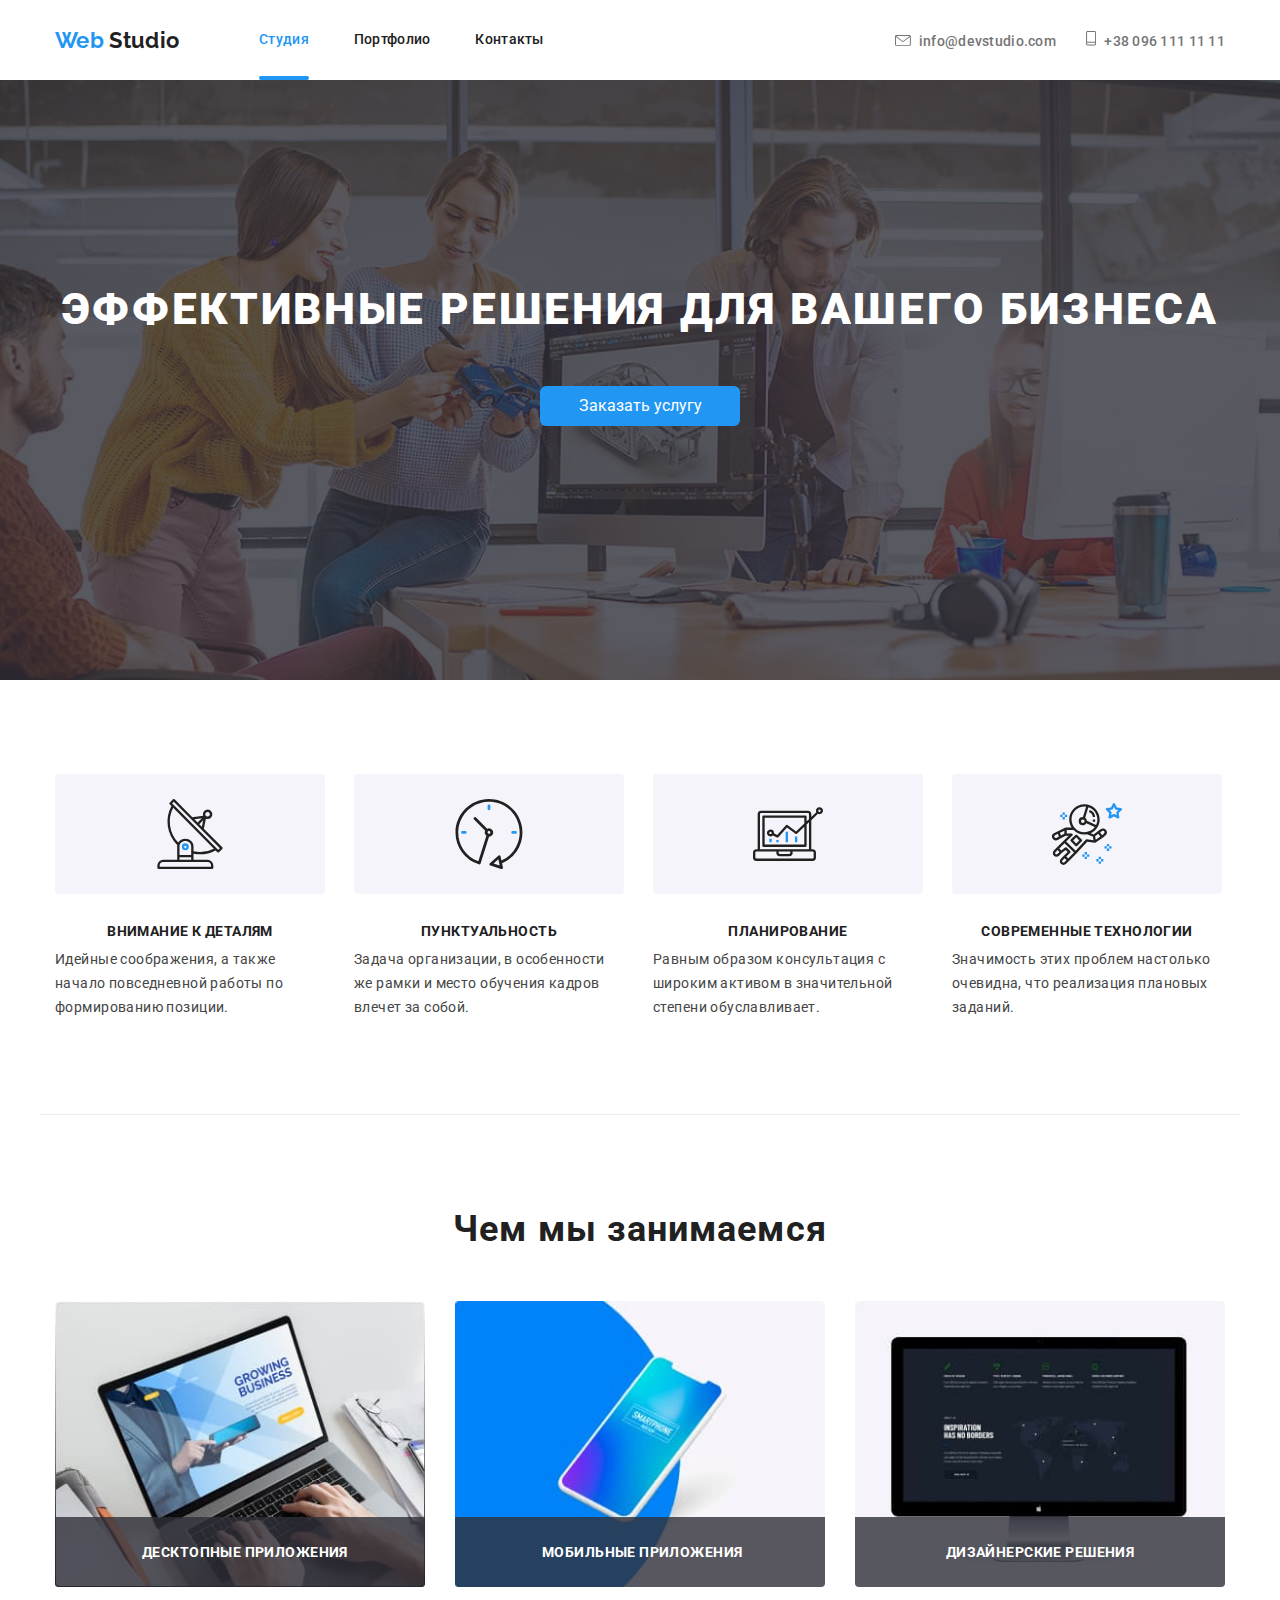
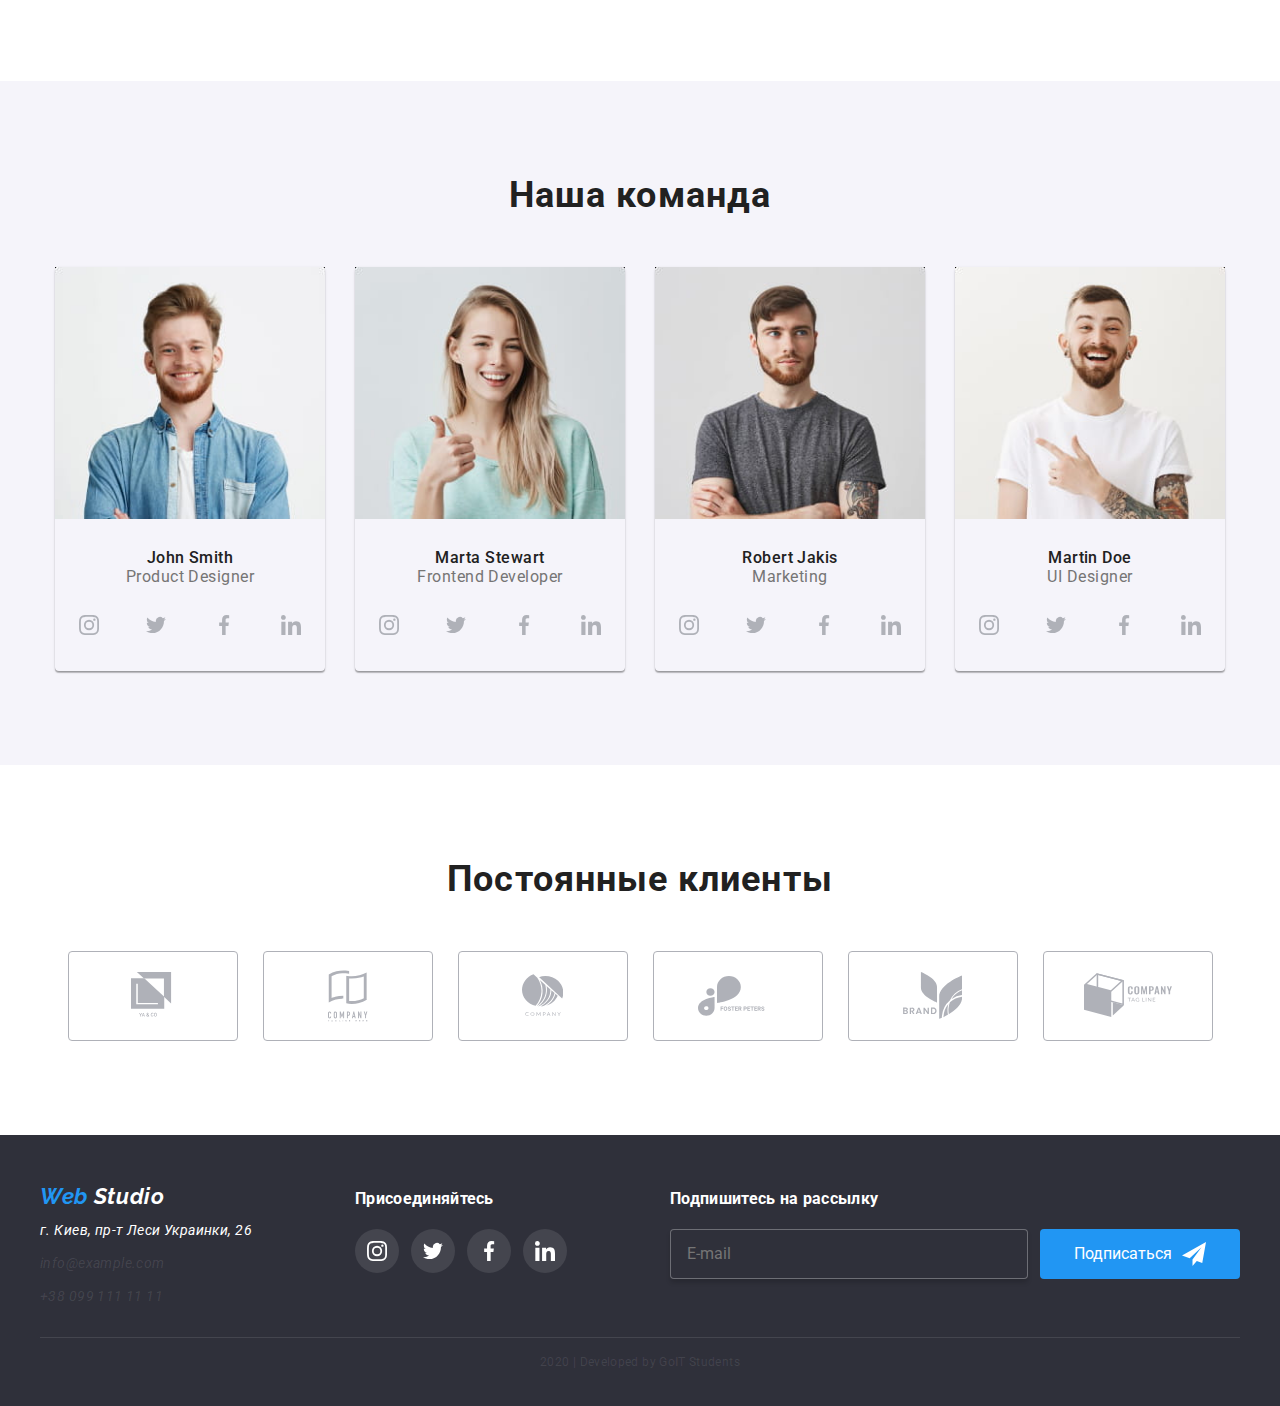
<file: index.html>
<!DOCTYPE html>
<html lang="ru">
  <head>
    <meta charset="UTF-8" />
    <meta name="viewport" content="width=device-width, initial-scale=1.0" />
    <title>Web Studio</title>
    <link
      href="https://fonts.googleapis.com/css2?family=Raleway:wght@700&family=Roboto:ital,wght@0,500;0,700;1,300&display=swap"
      rel="stylesheet"
    />
    <link
      rel="stylesheet"
      href="https://cdnjs.cloudflare.com/ajax/libs/modern-normalize/0.6.0/modern-normalize.min.css"
    />
    <link rel="stylesheet" href="./css/main.min.css" />
  </head>
  <body>
    <header>
      <div class="container">
        <nav>
          <a href="./" class="logo"
            ><span class="logo-accent">Web</span> Studio</a
          >
          <ul class="navigation">
            <li>
              <a href="./" class="current">Студия</a>
            </li>
            <li>
              <a href="./portfolio.html" class="link">Портфолио</a>
            </li>
            <li>
              <a href="" class="link">Контакты</a>
            </li>
          </ul>
          <ul class="contact">
            <li>
              <a href="mailto:info@devstudio.com" class="link mail-link">
                <svg class="header-icon">
                  <use href="./img/sprite.svg#icon-envelope"></use>
                </svg>
                info@devstudio.com</a
              >
            </li>
            <li>
              <a href="tel:+380961111111" class="link telephone-link">
                <svg class="header-icon header-tel">
                  <use href="./img/sprite.svg#icon-vector"></use>
                </svg>
                +38 096 111 11 11</a
              >
            </li>
          </ul>
        </nav>
      </div>
    </header>
    <main>
      <section class="hero-section">
        <h1 class="solutions">эффективные решения для вашего бизнеса</h1>
        <button class="btn" data-modal-open>Заказать услугу</button>
      </section>
      <section class="qualities-section">
        <div class="container">
          <h2 class="quailies-title">Наши качества</h2>
          <ul class="qualities-list">
            <li class="item icon-antenna">
              <h3 class="title">Внимание к деталям</h3>
              <p class="text">
                Идейные соображения, а также начало повседневной работы по
                формированию позиции.
              </p>
            </li>
            <li class="item icon-clock">
              <h3 class="title">Пунктуальность</h3>
              <p class="text">
                Задача организации, в особенности же рамки и место обучения
                кадров влечет за собой.
              </p>
            </li>
            <li class="item icon-diagram">
              <h3 class="title">Планирование</h3>
              <p class="text">
                Равным образом консультация с широким активом в значительной
                степени обуславливает.
              </p>
            </li>
            <li class="item icon-astronaut">
              <h3 class="title">Современные технологии</h3>
              <p class="text">
                Значимость этих проблем настолько очевидна, что реализация
                плановых заданий.
              </p>
            </li>
          </ul>
        </div>
      </section>
      <section class="we-doing-section">
        <div class="container">
          <h2>Чем мы занимаемся</h2>
          <ul class="we-doing-list">
            <li class="item">
              <div class="we-doing-list-img">
                <img src="./img/desktopapp.jpg" alt="" />
                <h3 class="we-doing-list-title">Десктопные приложения</h3>
              </div>
            </li>
            <li class="item">
              <div class="we-doing-list-img">
                <img src="./img/mobileapp.jpg" alt="" />
                <h3 class="we-doing-list-title">Мобильные приложения</h3>
              </div>
            </li>
            <li class="item">
              <div class="we-doing-list-img">
                <img src="./img/designsolutions.jpg" alt="" />
                <h3 class="we-doing-list-title">Дизайнерские решения</h3>
              </div>
            </li>
          </ul>
        </div>
      </section>
      <section class="team-section">
        <div class="container">
          <h2>Наша команда</h2>
          <ul class="team-list">
            <li class="item">
              <img class="portrait" src="./img/johnsmith.jpg" alt="" />
              <h3 class="title">John Smith</h3>
              <p class="proffesion">Product Designer</p>
              <ul class="social-links">
                <li>
                  <a href="" aria-label="Ссылка на Instagram">
                    <svg class="link-icon">
                      <use href="./img/sprite.svg#icon-instagram"></use>
                    </svg>
                  </a>
                </li>
                <li>
                  <a href="" aria-label="Ссылка на Twitter">
                    <svg class="link-icon">
                      <use href="./img/sprite.svg#icon-twitter"></use>
                    </svg>
                  </a>
                </li>
                <li>
                  <a href="" aria-label="Ссылка на Facebook">
                    <svg class="link-icon">
                      <use href="./img/sprite.svg#icon-facebook"></use>
                    </svg>
                  </a>
                </li>
                <li>
                  <a href="" aria-label="Ссылка на LinkedIn">
                    <svg class="link-icon">
                      <use href="./img/sprite.svg#icon-linkedin"></use>
                    </svg>
                  </a>
                </li>
              </ul>
            </li>
            <li class="item">
              <img class="portrait" src="./img/martastewart.jpg" alt="" />
              <h3 class="title">Marta Stewart</h3>
              <p class="proffesion">Frontend Developer</p>
              <ul class="social-links">
                <li>
                  <a href="" aria-label="Ссылка на Instagram">
                    <svg class="link-icon">
                      <use href="./img/sprite.svg#icon-instagram"></use>
                    </svg>
                  </a>
                </li>
                <li>
                  <a href="" aria-label="Ссылка на Twitter">
                    <svg class="link-icon">
                      <use href="./img/sprite.svg#icon-twitter"></use>
                    </svg>
                  </a>
                </li>
                <li>
                  <a href="" aria-label="Ссылка на Facebook">
                    <svg class="link-icon">
                      <use href="./img/sprite.svg#icon-facebook"></use>
                    </svg>
                  </a>
                </li>
                <li>
                  <a href="" aria-label="Ссылка на LinkedIn">
                    <svg class="link-icon">
                      <use href="./img/sprite.svg#icon-linkedin"></use>
                    </svg>
                  </a>
                </li>
              </ul>
            </li>
            <li class="item">
              <img class="portrait" src="./img/robertjakis.jpg" alt="" />
              <h3 class="title">Robert Jakis</h3>
              <p class="proffesion">Marketing</p>
              <ul class="social-links">
                <li>
                  <a href="" aria-label="Ссылка на Instagram">
                    <svg class="link-icon">
                      <use href="./img/sprite.svg#icon-instagram"></use>
                    </svg>
                  </a>
                </li>
                <li>
                  <a href="" aria-label="Ссылка на Twitter">
                    <svg class="link-icon">
                      <use href="./img/sprite.svg#icon-twitter"></use>
                    </svg>
                  </a>
                </li>
                <li>
                  <a href="" aria-label="Ссылка на Facebook">
                    <svg class="link-icon">
                      <use href="./img/sprite.svg#icon-facebook"></use>
                    </svg>
                  </a>
                </li>
                <li>
                  <a href="" aria-label="Ссылка на LinkedIn">
                    <svg class="link-icon">
                      <use href="./img/sprite.svg#icon-linkedin"></use>
                    </svg>
                  </a>
                </li>
              </ul>
            </li>
            <li class="item">
              <img class="portrait" src="./img/martindoe.jpg" alt="" />
              <h3 class="title">Martin Doe</h3>
              <p class="proffesion">UI Designer</p>
              <ul class="social-links">
                <li>
                  <a href="" aria-label="Ссылка на Instagram">
                    <svg class="link-icon">
                      <use href="./img/sprite.svg#icon-instagram"></use>
                    </svg>
                  </a>
                </li>
                <li>
                  <a href="" aria-label="Ссылка на Twitter">
                    <svg class="link-icon">
                      <use href="./img/sprite.svg#icon-twitter"></use>
                    </svg>
                  </a>
                </li>
                <li>
                  <a href="" aria-label="Ссылка на Facebook">
                    <svg class="link-icon">
                      <use href="./img/sprite.svg#icon-facebook"></use>
                    </svg>
                  </a>
                </li>
                <li>
                  <a href="" aria-label="Ссылка на LinkedIn">
                    <svg class="link-icon">
                      <use href="./img/sprite.svg#icon-linkedin"></use>
                    </svg>
                  </a>
                </li>
              </ul>
            </li>
          </ul>
        </div>
      </section>
      <section class="clients-section">
        <div class="container">
          <h2>Постоянные клиенты</h2>
          <ul class="cliets-list">
            <li>
              <a href="" class="link" aria-label="Ссылка на Client1">
                <svg class="client-icon" width="44px" height="49px">
                  <use href="./img/sprite.svg#icon-client1"></use>
                </svg>
              </a>
            </li>
            <li>
              <a href="" class="link" aria-label="Ссылка на Client2">
                <svg class="client-icon" width="40px" height="52px">
                  <use href="./img/sprite.svg#icon-client2"></use>
                </svg>
              </a>
            </li>
            <li>
              <a href="" class="link" aria-label="Ссылка на Client3">
                <svg class="client-icon" width="41px" height="43px">
                  <use href="./img/sprite.svg#icon-client3"></use>
                </svg>
              </a>
            </li>
            <li>
              <a href="" class="link" aria-label="Ссылка на Client4">
                <svg class="client-icon" width="80px" height="42px">
                  <use href="./img/sprite.svg#icon-client4"></use>
                </svg>
              </a>
            </li>
            <li>
              <a href="" class="link" aria-label="Ссылка на Client5">
                <svg class="client-icon" width="59px" height="47px">
                  <use href="./img/sprite.svg#icon-client5"></use>
                </svg>
              </a>
            </li>
            <li>
              <a href="" class="link" aria-label="Ссылка на Client6">
                <svg class="client-icon" width="88px" height="45px">
                  <use href="./img/sprite.svg#icon-client6"></use>
                </svg>
              </a>
            </li>
          </ul>
        </div>
      </section>
    </main>
    <footer class="footer">
      <div class="footer-container">
        <address class="footer-adress">
          <a href="./" class="logo"
            ><span class="logo-accent">Web</span> Studio</a
          >
          <p class="street">г. Киев, пр-т Леси Украинки, 26</p>
          <a href="mailto:info@example.com" class="link">info@example.com</a>
          <br />
          <a href="tel:+380991111111" class="tel-link">+38 099 111 11 11</a>
        </address>
        <div class="connect">
          <b>Присоединяйтесь</b>
          <ul class="footer-connect">
            <li>
              <a href="" class="link" aria-label="Ссылка на Instagram"
                ><svg class="footer-link-icon">
                  <use href="./img/sprite.svg#icon-instagram"></use>
                </svg>
              </a>
            </li>
            <li>
              <a href="" class="link" aria-label="Ссылка на Twitter"
                ><svg class="footer-link-icon">
                  <use href="./img/sprite.svg#icon-twitter"></use>
                </svg>
              </a>
            </li>
            <li>
              <a href="" class="link" aria-label="Ссылка на Facebook"
                ><svg class="footer-link-icon">
                  <use href="./img/sprite.svg#icon-facebook"></use>
                </svg>
              </a>
            </li>
            <li>
              <a href="" class="link" aria-label="Ссылка на LinkedIn"
                ><svg class="footer-link-icon">
                  <use href="./img/sprite.svg#icon-linkedin"></use>
                </svg>
              </a>
            </li>
          </ul>
        </div>
        <div>
          <form action="" class="subscribe" autocomplete="off">
            <label for="mail" class="mail-label"
              ><b>Подпишитесь на рассылку</b></label
            >
            <div class="subscribe-form">
              <input
                class="mail-input"
                type="email"
                name="mail"
                id="mail"
                placeholder="E-mail"
              />
              <button class="mail-button" type="submit">
                Подписаться
                <svg class="modal-icon-subscribe">
                  <use href="./img/sprite.svg#icon-subscribe"></use>
                </svg>
              </button>
            </div>
          </form>
        </div>
      </div>
      <p class="copyright">2020 | Developed by GoIT Students</p>
    </footer>
    <div class="backdrop is-hidden" data-modal>
      <div class="modal">
        <button class="modal-close-button" data-modal-close>
          <svg class="modal-icon-close">
            <use href="./img/sprite.svg#icon-close"></use>
          </svg>
        </button>
        <form action="" class="modal-form" autocomplete="off">
          <div class="modal-title">
            <label for="name">Оставьте свои данные, мы вам перезвоним</label>
          </div>
          <div class="modal-field">
            <input
              class="modal-input"
              type="text"
              name="name"
              id="name"
              placeholder=" "
            />
            <label class="modal-label" for="name">Имя</label>
            <span class="modal-icon">
              <svg class="modal-icon-name">
                <use href="./img/sprite.svg#icon-name"></use>
              </svg>
            </span>
          </div>
          <div class="modal-field">
            <input
              class="modal-input"
              type="tel"
              name="tel"
              id="tel"
              placeholder=" "
            />
            <label class="modal-label" for="tel">Телефон</label>
            <span class="modal-icon">
              <svg class="modal-icon-phone">
                <use href="./img/sprite.svg#icon-phone"></use>
              </svg>
            </span>
          </div>
          <div class="modal-field">
            <input
              class="modal-input"
              type="email"
              name="mail"
              id="mail"
              placeholder=" "
            />
            <label class="modal-label" for="mail">Почта</label>
            <span class="modal-icon">
              <svg class="modal-icon-mail">
                <use href="./img/sprite.svg#icon-mail"></use>
              </svg>
            </span>
          </div>
          <div class="modal-comment-field modal-comment">
            <textarea
              class="textarea-input"
              name="textarea"
              id="textarea"
              placeholder=" "
            ></textarea>
            <label class="modal-label comment-label" for="textarea"
              >Комментарий</label
            >
          </div>
          <div>
            <label class="modal-policy-label">
              <input
                class="modal-checkbox"
                type="checkbox"
                name="policy"
                id="policy"
              />
              <span class="modal-checkbox-icon"> </span>
              Соглашаюсь с рассылкой и Принимаю Условия договора</label
            >
          </div>
          <div class="modal-submit-button">
            <button class="modal-submit" type="submit">Отправить</button>
          </div>
        </form>
      </div>
    </div>

    <script>
      (() => {
        document.querySelector(".subscribe").addEventListener("submit", (e) => {
          e.preventDefault();

          new FormData(e.currentTarget).forEach((value, name) =>
            console.log(`${name}: ${value}`)
          );
        });
      })();
    </script>

    <script src="./js/modal.js"></script>
  </body>
</html>
</file>
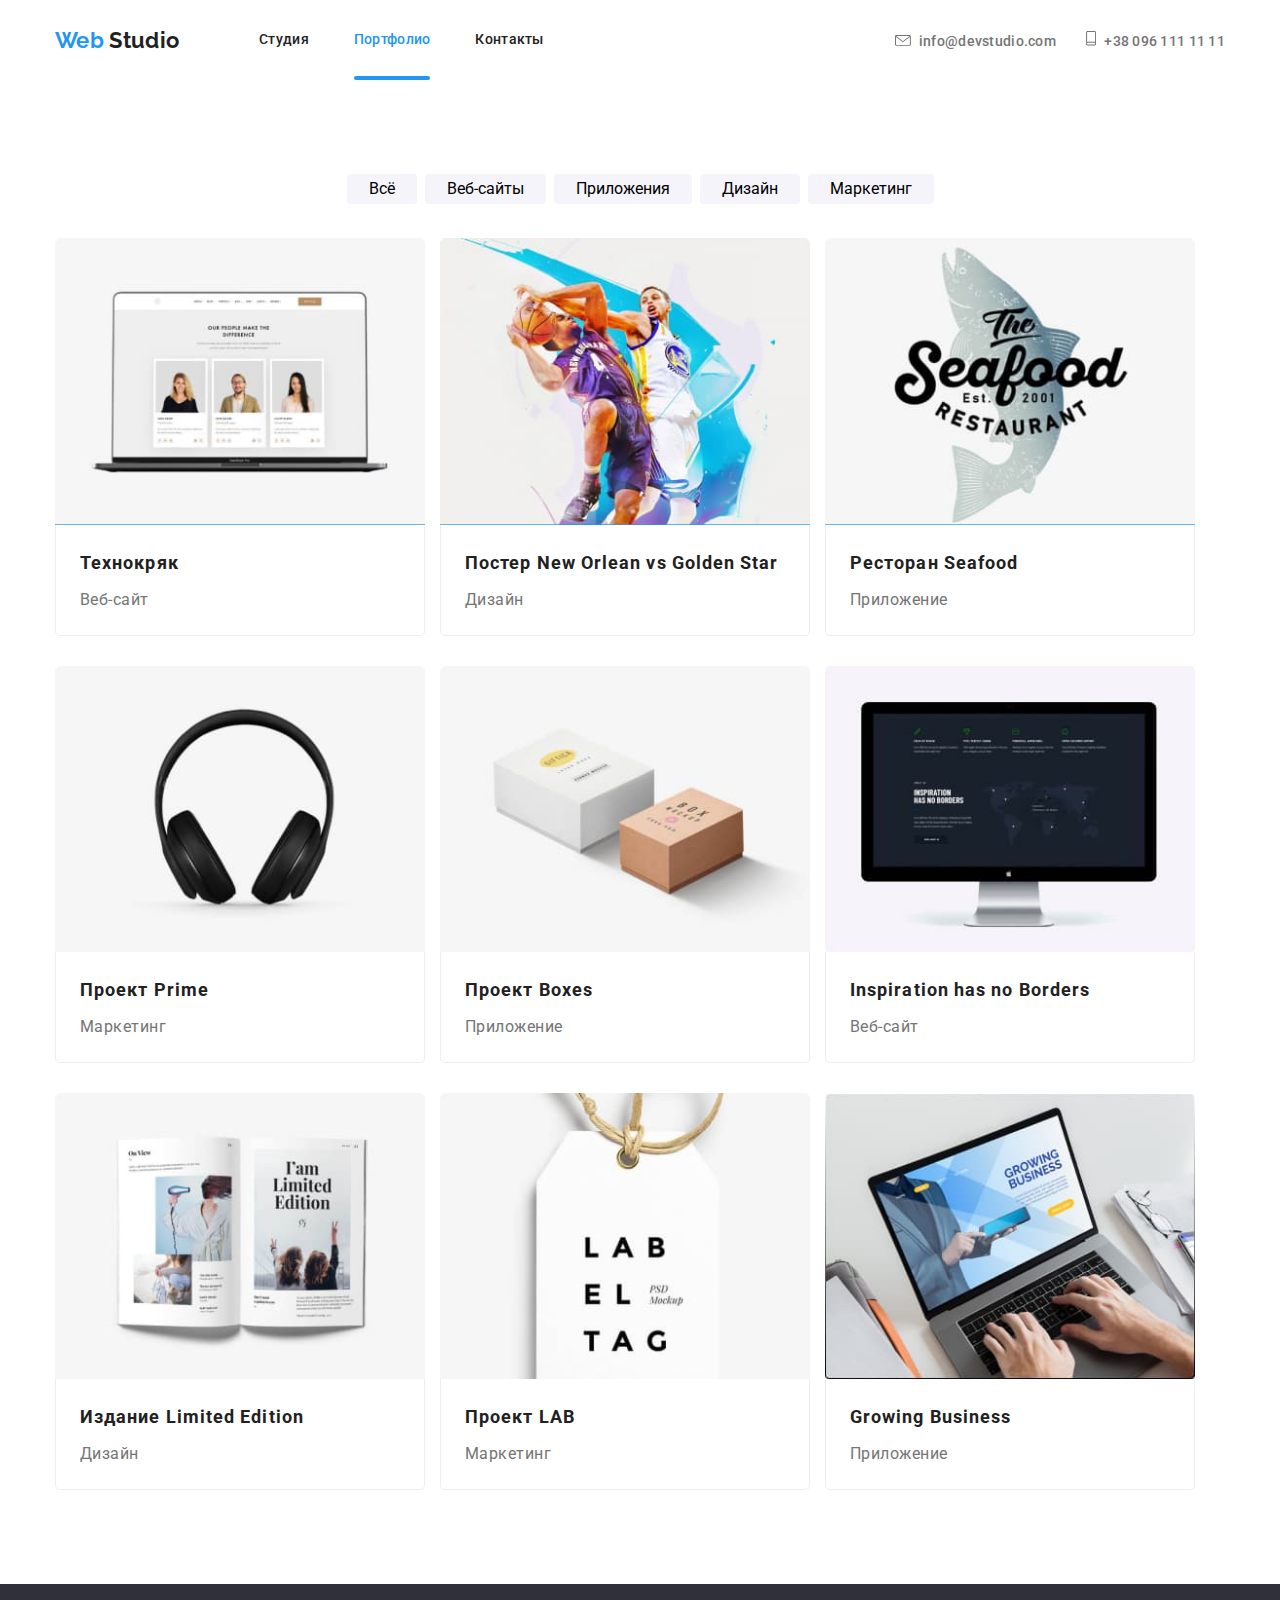
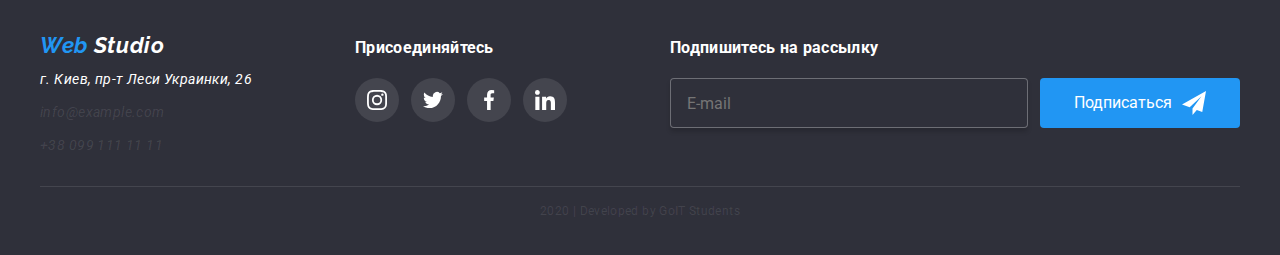
<file: portfolio.html>
<!DOCTYPE html>
<html lang="en">
  <head>
    <meta charset="UTF-8" />
    <meta name="viewport" content="width=device-width, initial-scale=1.0" />
    <title>Portfolio</title>
    <link
      href="https://fonts.googleapis.com/css2?family=Raleway:wght@700&family=Roboto:ital,wght@0,500;0,700;1,300&display=swap"
      rel="stylesheet"
    />
    <link
      rel="stylesheet"
      href="https://cdnjs.cloudflare.com/ajax/libs/modern-normalize/0.6.0/modern-normalize.min.css"
    />
    <link rel="stylesheet" href="css/main.min.css" />
  </head>

  <body>
    <header>
      <div class="container">
        <nav>
          <a href="./" class="logo"><span class="logo-accent">Web</span> Studio</a>
          <ul class="navigation">
            <li>
              <a href="./" class="link">Студия</a>
            </li>
            <li>
              <a href="./portfolio.html" class="current">Портфолио</a>
            </li>
            <li>
              <a href="" class="link">Контакты</a>
            </li>
          </ul>
          <ul class="contact">
            <li>
              <a href="mailto:info@devstudio.com" class="link mail-link">
                <svg class="header-icon">
                  <use href="./img/sprite.svg#icon-envelope"></use>
                </svg>
                info@devstudio.com</a>
            </li>
            <li>
              <a href="tel:+380961111111" class="link telephone-link">
                <svg class="header-icon header-tel">
                  <use href="./img/sprite.svg#icon-vector"></use>
                </svg>
                +38 096 111 11 11</a>
            </li>
          </ul>
        </nav>
      </div>
    </header>
    <main>
      <section class="portfolio-section">
        <div class="container">
          <ul class="buttons">
            <li class="item"><button class="button">Всё</button></li>
            <li class="item"><button class="button">Веб-сайты</button></li>
            <li class="item"><button class="button">Приложения</button></li>
            <li class="item"><button class="button">Дизайн</button></li>
            <li class="item"><button class="button">Маркетинг</button></li>
          </ul>          
            <div class="portfolio-container">
              <ul class="portfolio-list">
                <li>
                  <a class="portfolio-link" href="">
                    <div>
                      <div class="potfolio-text-pos">
                        <img src="./img/portfolio1.jpg" alt="" />
                        <p class="text">
                          Технокряк это современная площадка распространения
                          коронавируса. Компании используют эту платформу для
                          цифрового шпионажа и атак на защищённые сервера
                          конкурентов.
                        </p>
                      </div>
                    
                    <div class="card-content">
                    <h3 class="title">Технокряк</h3>
                    <p class="type">Веб-сайт</p>
                    
                    </div>
                    </div>
                  </a>
                </li>
                <li>
                  <a class="portfolio-link" href="">
                    <div class="potfolio-text-pos">
                      <img src="./img/portfolio2.jpg" alt="" />
                      <p class="text">
                        Технокряк это современная площадка распространения
                        коронавируса. Компании используют эту платформу для
                        цифрового шпионажа и атак на защищённые сервера
                        конкурентов.
                      </p>
                    </div>
                    <div class="card-content">
                    <h3 class="title">
                      Постер New Orlean vs Golden Star
                    </h3>
                    <p class="type">Дизайн</p>
                    
                    </div>
                  </a>
                </li>
                <li>
                  <a class="portfolio-link" href="">
                    <div class="potfolio-text-pos">
                      <img src="./img/portfolio3.jpg" alt="" />
                      <p class="text">
                        Технокряк это современная площадка распространения
                        коронавируса. Компании используют эту платформу для
                        цифрового шпионажа и атак на защищённые сервера
                        конкурентов.
                      </p>
                    </div>
                    <div class="card-content">
                    <h3 class="title">Ресторан Seafood</h3>
                    <p class="type">Приложение</p>
                    
                    </div>
                  </a>
                </li>
                <li>
                  <a class="portfolio-link" href="">
                    <div class="potfolio-text-pos">
                      <img src="./img/portfolio4.jpg" alt="" />
                      <p class="text">
                        Технокряк это современная площадка распространения
                        коронавируса. Компании используют эту платформу для
                        цифрового шпионажа и атак на защищённые сервера
                        конкурентов.
                      </p>
                    </div>
                    <div class="card-content">
                    <h3 class="title">Проект Prime</h3>
                    <p class="type">Маркетинг</p>
                    
                    </div>
                  </a>
                </li>
                <li>
                  <a class="portfolio-link" href="">
                    <div class="potfolio-text-pos">
                      <img src="./img/portfolio5.jpg" alt="" />
                      <p class="text">
                        Технокряк это современная площадка распространения
                        коронавируса. Компании используют эту платформу для
                        цифрового шпионажа и атак на защищённые сервера
                        конкурентов.
                      </p>
                    </div>
                    <div class="card-content">
                    <h3 class="title">Проект Boxes</h3>
                    <p class="type">Приложение</p>
                    
                    </div>
                  </a>
                </li>
                <li>
                  <a class="portfolio-link" href="">
                    <div class="potfolio-text-pos">
                      <img src="./img/designsolutions.jpg" alt="" />
                      <p class="text">
                        Технокряк это современная площадка распространения
                        коронавируса. Компании используют эту платформу для
                        цифрового шпионажа и атак на защищённые сервера
                        конкурентов.
                      </p>
                    </div>
                    <div class="card-content">
                    <h3 class="title">Inspiration has no Borders</h3>
                    <p class="type">Веб-сайт</p>
                    
                    </div>
                  </a>
                </li>
                <li>
                  <a class="portfolio-link" href="">
                    <div class="potfolio-text-pos">
                      <img src="./img/portfolio7.jpg" alt="" />
                      <p class="text">
                        Технокряк это современная площадка распространения
                        коронавируса. Компании используют эту платформу для
                        цифрового шпионажа и атак на защищённые сервера
                        конкурентов.
                      </p>
                    </div>
                    <div class="card-content">
                    <h3 class="title">Издание Limited Edition</h3>
                    <p class="type">Дизайн</p>
                    
                    </div>
                  </a>
                </li>
                <li>
                  <a class="portfolio-link" href="">
                    <div class="potfolio-text-pos">
                      <img src="./img/portfolio8.jpg" alt="" />
                      <p class="text">
                        Технокряк это современная площадка распространения
                        коронавируса. Компании используют эту платформу для
                        цифрового шпионажа и атак на защищённые сервера
                        конкурентов.
                      </p>
                    </div>
                    <div class="card-content">
                      <h3 class="title">Проект LAB</h3>
                      <p class="type">Маркетинг</p>
                                      
                      </div>
                  </a>
                </li>
                <li>
                  <a class="portfolio-link" href="">
                    <div class="potfolio-text-pos">
                      <img src="./img/desktopapp.jpg" alt="" />
                      <p class="text">
                        Технокряк это современная площадка распространения
                        коронавируса. Компании используют эту платформу для
                        цифрового шпионажа и атак на защищённые сервера
                        конкурентов.
                      </p>
                    </div>
                    
                    <div class="card-content">
                    <h3 class="title">Growing Business</h3>
                    <p class="type">Приложение</p>
                   
                    </div>
                  </a>
                </li>
              </ul>
            </div>          
        </div>
      </section class="section">
    </main>
  <footer class="footer">
    <div class="footer-container">
      <address class="footer-adress">
        <a href="./" class="logo"><span class="logo-accent">Web</span> Studio</a>
        <p class="street">г. Киев, пр-т Леси Украинки, 26</p>
        <a href="mailto:info@example.com" class="link">info@example.com</a>
        <br />
        <a href="tel:+380991111111" class="tel-link">+38 099 111 11 11</a>
      </address>
      <div class="connect">
        <b>Присоединяйтесь</b>
        <ul class="footer-connect">
          <li>
            <a href="" class="link" aria-label="Ссылка на Instagram"><svg class="footer-link-icon">
                <use href="./img/sprite.svg#icon-instagram"></use>
              </svg>
            </a>
          </li>
          <li>
            <a href="" class="link" aria-label="Ссылка на Twitter"><svg class="footer-link-icon">
                <use href="./img/sprite.svg#icon-twitter"></use>
              </svg>
            </a>
          </li>
          <li>
            <a href="" class="link" aria-label="Ссылка на Facebook"><svg class="footer-link-icon">
                <use href="./img/sprite.svg#icon-facebook"></use>
              </svg>
            </a>
          </li>
          <li>
            <a href="" class="link" aria-label="Ссылка на LinkedIn"><svg class="footer-link-icon">
                <use href="./img/sprite.svg#icon-linkedin"></use>
              </svg>
            </a>
          </li>
        </ul>
      </div>
      <div>
        <form action="" class="subscribe">
          <label for="mail" class="mail-label"><b>Подпишитесь на рассылку</b></label>
          <div class="subscribe-form">
            <input class="mail-input" type="email" name="mail" id="mail" placeholder="E-mail" />
            <button class="mail-button" type="submit">
              Подписаться
              <svg class="modal-icon-subscribe">
                <use href="./img/sprite.svg#icon-subscribe"></use>
              </svg>
            </button>
          </div>
        </form>
      </div>
    </div>
    <p class="copyright">2020 | Developed by GoIT Students</p>
  </footer>
  </body>
  
  </html>
</file>
<file: css/main.min.css>
/*! modern-normalize v0.6.0 | MIT License | https://github.com/sindresorhus/modern-normalize */*,*::before,*::after{-webkit-box-sizing:border-box;box-sizing:border-box}:root{-moz-tab-size:4;-o-tab-size:4;tab-size:4}html{line-height:1.15;-webkit-text-size-adjust:100%}body{margin:0}body{font-family:system-ui,-apple-system,"Segoe UI",Roboto,Helvetica,Arial,sans-serif,"Apple Color Emoji","Segoe UI Emoji"}hr{height:0}abbr[title]{-webkit-text-decoration:underline dotted;text-decoration:underline dotted}b,strong{font-weight:bolder}code,kbd,samp,pre{font-family:SFMono-Regular, Consolas, "Liberation Mono", Menlo, monospace;font-size:1em}small{font-size:80%}sub,sup{font-size:75%;line-height:0;position:relative;vertical-align:baseline}sub{bottom:-0.25em}sup{top:-0.5em}button,input,optgroup,select,textarea{font-family:inherit;font-size:100%;line-height:1.15;margin:0}button,select{text-transform:none}button,[type="button"],[type="reset"],[type="submit"]{-webkit-appearance:button}button::-moz-focus-inner,[type="button"]::-moz-focus-inner,[type="reset"]::-moz-focus-inner,[type="submit"]::-moz-focus-inner{border-style:none;padding:0}button:-moz-focusring,[type="button"]:-moz-focusring,[type="reset"]:-moz-focusring,[type="submit"]:-moz-focusring{outline:1px dotted ButtonText}fieldset{padding:0.35em 0.75em 0.625em}legend{padding:0}progress{vertical-align:baseline}[type="number"]::-webkit-inner-spin-button,[type="number"]::-webkit-outer-spin-button{height:auto}[type="search"]{-webkit-appearance:textfield;outline-offset:-2px}[type="search"]::-webkit-search-decoration{-webkit-appearance:none}::-webkit-file-upload-button{-webkit-appearance:button;font:inherit}summary{display:list-item}body{color:#212121;background-color:#fff;font-family:"Roboto",sans-serif;letter-spacing:0.02em}ul{list-style:none;padding:0;margin-top:0;margin-bottom:0}a{color:inherit;text-decoration:none}h2{font-weight:700;font-size:36px;line-height:1.16;text-align:center;letter-spacing:0.03em;margin-top:0;margin-bottom:50px}h3{font-weight:700;font-size:36px;line-height:1.16;text-align:center;letter-spacing:0.03em;margin-top:0;margin-bottom:0}h3 .title{margin-top:0;margin-bottom:10px}img{display:block;max-width:100%;height:auto}.buttons{font-weight:500;font-size:16px;line-height:1.62;text-align:center;letter-spacing:0.03em;display:-webkit-box;display:-ms-flexbox;display:flex;-webkit-box-pack:center;-ms-flex-pack:center;justify-content:center;margin-bottom:34px}.buttons .item+.item{margin-left:8px}.btn{color:#fff;display:inline-block;padding:10px 32px;min-width:200px;background-color:#2196f3;border-radius:6px;text-align:center;border:1px solid transparent;-webkit-transition:all 250ms cubic-bezier(0.4, 0, 0.2, 1);transition:all 250ms cubic-bezier(0.4, 0, 0.2, 1)}.btn:hover,.btn:focus{border-color:#2196f3;color:#2196f3;background-color:#fff}.text{margin-top:0;margin-bottom:0}.street{margin-top:0;margin-bottom:0}.tel-link{display:inline-block}.header-tel{width:10px;height:15px}.subscribe{width:570px;height:86px}.subscribe-form{display:-webkit-box;display:-ms-flexbox;display:flex;-webkit-box-pack:justify;-ms-flex-pack:justify;justify-content:space-between}.backdrop{position:fixed;top:0;left:0;width:100%;height:100%;background:rgba(0,0,0,0.2);-webkit-transition:all 250ms cubic-bezier(0.4, 0, 0.2, 1);transition:all 250ms cubic-bezier(0.4, 0, 0.2, 1)}.backdrop.is-hidden{opacity:0;-webkit-transform:scale(2);transform:scale(2);pointer-events:none}.portfolio-section{padding-top:94px;padding-bottom:94px}.we-doing-section{padding-top:94px;padding-bottom:94px}.clients-section{padding-top:94px;padding-bottom:94px}.qualities-section{padding-top:94px}.team-section{background:#f5f4fa;padding-top:94px}.navigation{display:-webkit-box;display:-ms-flexbox;display:flex;font-weight:500;font-size:14px;line-height:1.14;letter-spacing:0.02em;margin-left:80px}.navigation li+li{margin-left:45px}.proffesion{margin-bottom:16px}.contact{display:-webkit-box;display:-ms-flexbox;display:flex;font-weight:500;font-size:14px;line-height:1.14;letter-spacing:0.02em;margin-left:auto;-webkit-box-align:baseline;-ms-flex-align:baseline;align-items:baseline}.contact li+li{margin-left:30px}.contact a{color:#757575;-webkit-transition:all 250ms cubic-bezier(0.4, 0, 0.2, 1);transition:all 250ms cubic-bezier(0.4, 0, 0.2, 1)}.contact a:hover{color:#2196f3}.current{color:#2196f3;display:block;position:relative;padding-top:32px;padding-bottom:32px}.current::after{content:"";display:block;position:absolute;width:100%;height:4px;left:0;bottom:0;background-color:#2196f3;border-radius:2px}.logo{font-family:"Raleway",sans-serif;font-weight:700;font-size:22px;line-height:1.2}.logo-accent{color:#2196f3}.footer .logo{color:#fff}.footer-adress .logo{display:inline-block;margin-bottom:10px;font-family:"Raleway",sans-serif;font-weight:700;font-size:22px;line-height:1.2}.button{padding:6px 22px;background:#f5f4fa;border-radius:4px;border:hidden;text-align:center;-webkit-transition:all 250ms cubic-bezier(0.4, 0, 0.2, 1);transition:all 250ms cubic-bezier(0.4, 0, 0.2, 1)}.button:hover,.button:focus{background:#2196f3;-webkit-box-shadow:0px 2px 2px rgba(0,0,0,0.12),0px 1px 2px rgba(0,0,0,0.08),0px 3px 1px rgba(0,0,0,0.1);box-shadow:0px 2px 2px rgba(0,0,0,0.12),0px 1px 2px rgba(0,0,0,0.08),0px 3px 1px rgba(0,0,0,0.1);border-radius:4px}.mail-button{width:200px;height:50px;background-color:#2196f3;border-radius:4px;border:0;color:#fff;display:-webkit-box;display:-ms-flexbox;display:flex;-webkit-box-align:center;-ms-flex-align:center;align-items:center;-webkit-box-pack:center;-ms-flex-pack:center;justify-content:center;-webkit-transition:all 250ms cubic-bezier(0.4, 0, 0.2, 1);transition:all 250ms cubic-bezier(0.4, 0, 0.2, 1)}.mail-button:hover,.mail-button:focus{background:#188ce8}.mail-input{width:358px;height:50px;background-color:#2f303a;border:1px solid rgba(255,255,255,0.3);-webkit-box-shadow:0px 4px 4px rgba(0,0,0,0.15);box-shadow:0px 4px 4px rgba(0,0,0,0.15);border-radius:4px;padding-left:16px}.mail-input ::-webkit-input-placeholder{color:rgba(255,255,255,0.6)}.mail-input :-ms-input-placeholder{color:rgba(255,255,255,0.6)}.mail-input ::-ms-input-placeholder{color:rgba(255,255,255,0.6)}.mail-input ::placeholder{color:rgba(255,255,255,0.6)}.container{width:1200px;padding-left:15px;padding-right:15px;margin-top:0;margin-left:auto;margin-right:auto}.container .qualities-list{display:-webkit-box;display:-ms-flexbox;display:flex;-webkit-box-align:center;-ms-flex-align:center;align-items:center}.container nav{display:-webkit-box;display:-ms-flexbox;display:flex;-webkit-box-align:center;-ms-flex-align:center;align-items:center}.qualities-section .container{padding-bottom:94px;border-bottom:1px solid #ececec}.hero-section{text-align:center;padding-top:200px;padding-bottom:200px;height:600px;max-width:1600px;margin-right:auto;margin-left:auto;background-color:#000;background-size:cover;background-position:center;background-repeat:no-repeat;background-image:-webkit-gradient(linear, left top, right top, from(rgba(47,48,58,0.8)), to(rgba(47,48,58,0.8))),url("../img/hero-bg.jpg");background-image:linear-gradient(to right, rgba(47,48,58,0.8), rgba(47,48,58,0.8)),url("../img/hero-bg.jpg")}.solutions{margin-top:0px;margin-bottom:46px;color:#fff;font-weight:900;font-size:44px;line-height:1.36;letter-spacing:0.06em;text-transform:uppercase}.qualities-list .text{color:#454545;font-size:14px;line-height:1.71;letter-spacing:0.03em}.qualities-list .title{font-weight:700;font-size:14px;line-height:14px;letter-spacing:0.03em;text-transform:uppercase;margin-top:0;margin-bottom:10px}.qualities-list .item{width:270px}.qualities-list .item::before{display:block;content:"";height:120px;margin-bottom:30px;background-color:#f5f4fa;background-repeat:no-repeat;background-position:center;border-radius:4px}.qualities-list li+li{margin-left:29px}.qualities-list a{width:270px}.quailies-title{display:none}.we-doing-list{display:-webkit-box;display:-ms-flexbox;display:flex}.we-doing-list .item{color:#fff;font-weight:700;font-size:14px;line-height:1.14;text-align:center;letter-spacing:0.03em;text-transform:uppercase;width:370px}.we-doing-list .item+.item{margin-left:30px}.we-doing-list-img{position:relative}.we-doing-list img{display:block;width:370px}.we-doing-list-title{position:absolute;bottom:0;left:0;width:370px;font-size:14px;padding:27px 87px;text-align:center;white-space:nowrap;background:rgba(47,48,58,0.8);border-radius:0px 0px 4px 4px;margin-top:0;margin-bottom:0}.social-links{display:-webkit-box;display:-ms-flexbox;display:flex;-ms-flex-pack:distribute;justify-content:space-around;margin-bottom:24px}.social-links a{width:44px;height:44px;color:#afb1b8;display:-webkit-box;display:-ms-flexbox;display:flex;-webkit-box-pack:center;-ms-flex-pack:center;justify-content:center;-webkit-box-align:center;-ms-flex-align:center;align-items:center;border-radius:50% 50%;-webkit-transition:all 250ms cubic-bezier(0.4, 0, 0.2, 1);transition:all 250ms cubic-bezier(0.4, 0, 0.2, 1)}.social-links a:hover{color:#fff;background-color:#2196f3;border-radius:50% 50%}.team-list{display:-webkit-box;display:-ms-flexbox;display:flex;padding-bottom:94px}.team-list .item{border-radius:4px;-webkit-box-shadow:0px 2px 1px rgba(0,0,0,0.2),0px 1px 1px rgba(0,0,0,0.14),0px 1px 3px rgba(0,0,0,0.12);box-shadow:0px 2px 1px rgba(0,0,0,0.2),0px 1px 1px rgba(0,0,0,0.14),0px 1px 3px rgba(0,0,0,0.12)}.team-list .item+.item{margin-left:30px}.team-list .title{font-weight:500;font-size:16px;line-height:1.18;text-align:center;letter-spacing:0.03em}.team-list .portrait{width:270px;margin-bottom:30px}.team-list .proffesion{color:#757575;font-size:16px;line-height:1.18;text-align:center;letter-spacing:0.03em}.team-list p{margin-top:0;margin-bottom:16px}.card-content{background:#fff;border-left:1px solid #eee;border-right:1px solid #eee;border-bottom:1px solid #eee;padding-left:24px;padding-right:24px;padding-top:20px;padding-bottom:20px;border-bottom-left-radius:5px;border-bottom-right-radius:5px}.card-content .title{text-align:start}.footer{background-color:#2f303a;padding-top:48px;padding-bottom:20px}.footer-adress .street{color:#fff;font-size:14px;line-height:1.71;letter-spacing:0.03em}.footer-adress>a{font-size:14px;line-height:1.71;letter-spacing:0.03em;color:rgba(255,255,255,0.1)}.footer-adress>b{color:#fff;font-weight:700;font-size:14px;line-height:1.14;letter-spacing:0.03em;text-transform:uppercase}.footer .copyright{font-size:12px;line-height:2;text-align:center;letter-spacing:0.03em;color:rgba(255,255,255,0.1)}.footer b{display:inline-block;margin-bottom:21px;color:#fff}.footer-container{display:-webkit-box;display:-ms-flexbox;display:flex;width:1200px;margin:0 auto;border-bottom:1px solid rgba(255,255,255,0.1);padding-bottom:28px;-webkit-box-pack:justify;-ms-flex-pack:justify;justify-content:space-between;-webkit-box-align:baseline;-ms-flex-align:baseline;align-items:baseline}.footer-adress p{margin-bottom:9px}.footer-adress .link{display:inline-block;margin-bottom:9px}.footer-connect{display:-webkit-box;display:-ms-flexbox;display:flex;-ms-flex-pack:distribute;justify-content:space-around}.footer-connect a{color:#fff;width:44px;height:44px;display:-webkit-box;display:-ms-flexbox;display:flex;-webkit-box-pack:center;-ms-flex-pack:center;justify-content:center;-webkit-box-align:center;-ms-flex-align:center;align-items:center;background-color:rgba(255,255,255,0.1);border-radius:50% 50%;-webkit-transition:all 250ms cubic-bezier(0.4, 0, 0.2, 1);transition:all 250ms cubic-bezier(0.4, 0, 0.2, 1)}.footer-connect li:nth-child(2){margin-left:12px}.footer-connect li:nth-child(3){margin-left:12px}.footer-connect li:nth-child(4){margin-left:12px}.footer-connect a:hover{color:#fff;background-color:#2196f3;border-radius:50% 50%}.link{-webkit-transition:color 250ms cubic-bezier(0.4, 0, 0.2, 1);transition:color 250ms cubic-bezier(0.4, 0, 0.2, 1)}.link:hover,.link:focus{color:#2196f3}.navigation .link{display:block;padding-top:32px;padding-bottom:32px}.item .link{display:inline-block;margin-bottom:30px;padding:25px 104px;background-color:#2196f3;border-radius:4px}.link-icon{width:20px;height:20px;fill:currentColor}.icon-antenna::before{background-image:url(../img/antenna1.svg)}.icon-clock::before{background-image:url(../img/clock1.svg)}.icon-diagram::before{background-image:url(../img/diagram1.svg)}.icon-astronaut::before{background-image:url(../img/astronaut1.svg)}.header-icon{margin-right:5px;width:16px;height:11px;fill:currentColor}.header-tel{margin-right:5px;width:10px;height:15px;fill:currentColor}.modal-icon-phone{position:absolute;top:50%;left:19px;-webkit-transform:translateY(-50%);transform:translateY(-50%);width:13px;height:13px;fill:currentColor}.modal-icon-close{width:11px;height:11px;fill:currentColor}.modal-icon-subscribe{margin-left:10px;width:24px;height:24px;fill:currentColor}.modal-icon-name{position:absolute;top:50%;left:19px;-webkit-transform:translateY(-50%);transform:translateY(-50%);width:12px;height:12px;fill:currentColor}.modal-icon-mail{position:absolute;top:50%;left:19px;-webkit-transform:translateY(-50%);transform:translateY(-50%);width:15px;height:12px;fill:currentColor}.client-icon{fill:currentColor}.footer-link-icon{width:20px;height:20px;fill:currentColor}.modal-checkbox-icon{width:16px;height:15px;fill:currentColor;border:2px solid #212121;border-radius:2px;-webkit-transition:all 250ms cubic-bezier(0.4, 0, 0.2, 1);transition:all 250ms cubic-bezier(0.4, 0, 0.2, 1)}.modal-checkbox:checked+.modal-checkbox-icon{border-color:#2196f3;background-color:#2196f3;background-image:url("..//img/check.svg");background-size:contain;background-origin:border-box}.modal-input:focus ~ .modal-icon{color:#2196f3}.portfolio-link{display:block}.portfolio-list{display:-webkit-box;display:-ms-flexbox;display:flex;-ms-flex-wrap:wrap;flex-wrap:wrap}.portfolio-list li{width:370px;margin-right:15px;margin-bottom:30px;border-top-left-radius:5px;border-top-right-radius:5px;overflow:hidden}.portfolio-list li:nth-child(3n){margin-bottom:0}.portfolio-list li:nth-last-child(-n+3){margin-bottom:0}.portfolio-list img{display:block;width:370px}.portfolio-list .type{color:#757575;font-size:16px;line-height:1.87;letter-spacing:0.03em;margin-top:0;margin-bottom:0}.portfolio-list .title{font-weight:700;font-size:18px;line-height:2;letter-spacing:0.06em;margin-bottom:4px}.portfolio-list .text{position:absolute;top:50%;left:50%;-webkit-transform:translate(-50%, calc(-50% + 220px));transform:translate(-50%, calc(-50% + 220px));width:323px;height:168px;color:#fff;font-size:18px;line-height:1.56;letter-spacing:0.03em;-webkit-box-sizing:border-box;box-sizing:border-box;opacity:0;-webkit-transition:all 250ms cubic-bezier(0.4, 0, 0.2, 1);transition:all 250ms cubic-bezier(0.4, 0, 0.2, 1)}.potfolio-text-pos{position:relative;overflow:hidden}.potfolio-text-pos:hover::before,.potfolio-text-pos:focus::before{opacity:1;-webkit-transition:all 250ms cubic-bezier(0.4, 0, 0.2, 1);transition:all 250ms cubic-bezier(0.4, 0, 0.2, 1);-webkit-transform:translateY(0);transform:translateY(0)}.potfolio-text-pos:hover .text,.potfolio-text-pos:focus .text{-webkit-transform:translate(-50%, -50%);transform:translate(-50%, -50%);opacity:1;-webkit-transition:all 250ms cubic-bezier(0.4, 0, 0.2, 1);transition:all 250ms cubic-bezier(0.4, 0, 0.2, 1)}.potfolio-text-pos::before{content:"";position:absolute;width:100%;height:100%;opacity:1;-webkit-transform:translateY(100%);transform:translateY(100%);background-color:#2196f3e6;-webkit-transition:all 250ms cubic-bezier(0.4, 0, 0.2, 1);transition:all 250ms cubic-bezier(0.4, 0, 0.2, 1)}.cliets-list{display:-webkit-box;display:-ms-flexbox;display:flex;-ms-flex-pack:distribute;justify-content:space-around}.cliets-list a{color:#afb1b8;width:170px;height:90px;border-radius:4px 4px 4px 4px;border:1px solid #afb1b8;display:-webkit-box;display:-ms-flexbox;display:flex;-webkit-box-pack:center;-ms-flex-pack:center;justify-content:center;-webkit-box-align:center;-ms-flex-align:center;align-items:center;-webkit-transition:all 250ms cubic-bezier(0.4, 0, 0.2, 1);transition:all 250ms cubic-bezier(0.4, 0, 0.2, 1)}.cliets-list a:hover{border:1px solid #2196f3}.modal{position:absolute;top:50%;left:50%;-webkit-transform:translate(-50%, -50%);transform:translate(-50%, -50%);width:528px;height:581px;background:#fff;border-radius:4px}.modal-checkbox{position:absolute;width:1px;height:1px;margin:-1px;border:0;padding:0;clip:rect(0 0 0 0);overflow:hidden}.modal-form{margin-left:auto;margin-right:auto;padding:40px}.modal-field{position:relative;margin-bottom:28px;display:-webkit-box;display:-ms-flexbox;display:flex;-webkit-box-orient:vertical;-webkit-box-direction:normal;-ms-flex-direction:column;flex-direction:column;border-radius:4px}.modal-label{position:absolute;top:50%;left:42px;-webkit-transform:translateY(-50%);transform:translateY(-50%);color:#757575;-webkit-transition:all 250ms cubic-bezier(0.4, 0, 0.2, 1);transition:all 250ms cubic-bezier(0.4, 0, 0.2, 1)}.modal-label svg{color:currentColor}.modal-title{font-weight:bold;font-size:20px;line-height:23px;text-align:center;letter-spacing:0.03em;color:#212121;margin-bottom:30px}.comment-label{top:12px;left:16px;-webkit-transform:translateY(0);transform:translateY(0)}.modal-input{border:1px solid rgba(33,33,33,0.2);border-radius:4px;height:40px;padding-left:42px}.modal-input:hover,.modal-input:focus{border:1px solid #2196f3;border-radius:4px;outline-style:none}.modal-input::-webkit-input-placeholder{font-size:14px;line-height:16px;letter-spacing:0.01em;color:#757575}.modal-input:-ms-input-placeholder{font-size:14px;line-height:16px;letter-spacing:0.01em;color:#757575}.modal-input::-ms-input-placeholder{font-size:14px;line-height:16px;letter-spacing:0.01em;color:#757575}.modal-input::placeholder{font-size:14px;line-height:16px;letter-spacing:0.01em;color:#757575}.modal-input:focus+.modal-label,.modal-input:not(:placeholder-shown)+.modal-label{color:#2196f3;-webkit-transform:translate(-25px, -40px);transform:translate(-25px, -40px);font-size:12px}.textarea-input:focus+.comment-label,.textarea-input:not(:placeholder-shown)+.comment-label{color:#2196f3;-webkit-transform:translate(0px, -30px);transform:translate(0px, -30px);font-size:12px}.modal-policy-label{font-size:14px;line-height:24px;letter-spacing:0.03em;color:#757575;padding:0;margin:0;margin-bottom:30px;list-style:none;display:-webkit-box;display:-ms-flexbox;display:flex;-webkit-box-align:center;-ms-flex-align:center;align-items:center;-ms-flex-pack:distribute;justify-content:space-around}.modal-comment textarea{border:1px solid rgba(33,33,33,0.2);border-radius:4px;padding-left:16px;padding-top:12px}.modal-comment-field{position:relative;margin-bottom:20px;display:-webkit-box;display:-ms-flexbox;display:flex;-webkit-box-orient:vertical;-webkit-box-direction:normal;-ms-flex-direction:column;flex-direction:column;border-radius:4px;-webkit-transition:all 250ms cubic-bezier(0.4, 0, 0.2, 1);transition:all 250ms cubic-bezier(0.4, 0, 0.2, 1)}.modal-comment-field textarea:hover,.modal-comment-field textarea:focus{border:1px solid #2196f3;border-radius:4px;outline-style:none}textarea{resize:none;height:120px}.modal-submit{width:200px;height:50px;background-color:#2196f3;color:#fff;-webkit-box-shadow:0px 4px 4px rgba(0,0,0,0.15);box-shadow:0px 4px 4px rgba(0,0,0,0.15);border-radius:4px;border:0;-webkit-transition:all 250ms cubic-bezier(0.4, 0, 0.2, 1);transition:all 250ms cubic-bezier(0.4, 0, 0.2, 1)}.modal-submit-button{display:-webkit-box;display:-ms-flexbox;display:flex;-webkit-box-pack:center;-ms-flex-pack:center;justify-content:center}.modal-submit:hover,.modal-submit:focus{background:#188ce8}.modal{position:relative}.modal-close-button{position:absolute;top:8px;right:8px;width:30px;height:30px;background:#fff;border-radius:50px;border:1px solid rgba(0,0,0,0.1);-webkit-transition:all 250ms cubic-bezier(0.4, 0, 0.2, 1);transition:all 250ms cubic-bezier(0.4, 0, 0.2, 1)}.modal-close-button:hover,.modal-close-button:focus{color:#2196f3}
/*# sourceMappingURL=main.min.css.map */
</file>
